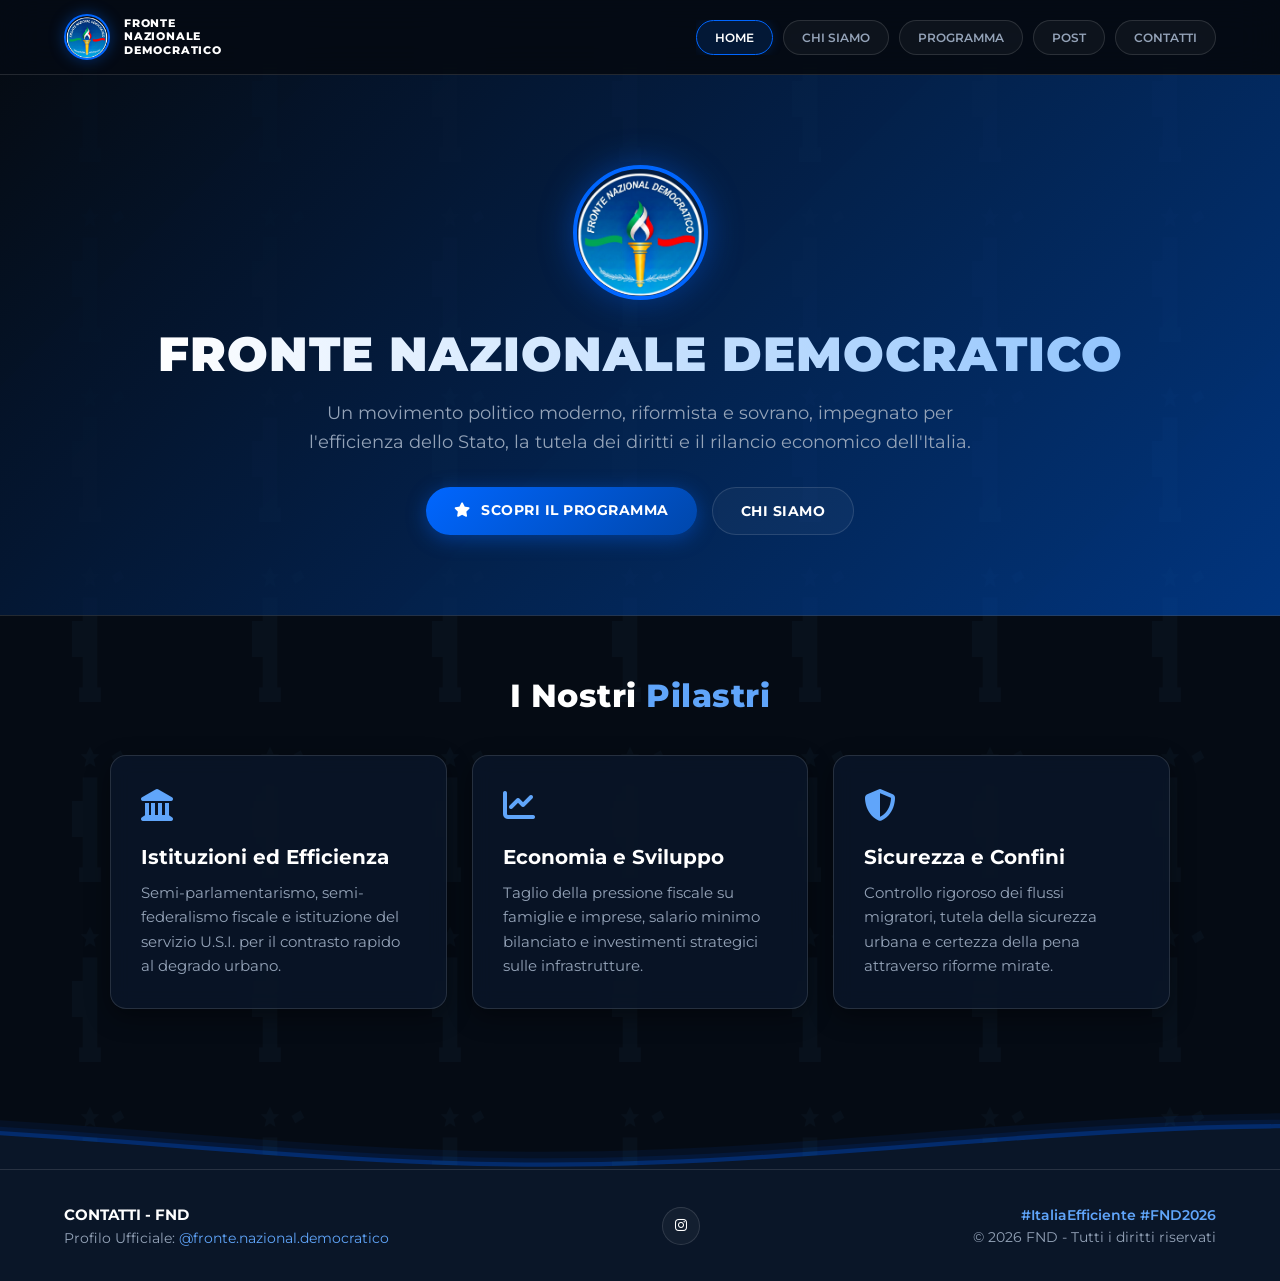
<file: index.html>
<!DOCTYPE html>
<html lang="it">
<head>
    <meta charset="UTF-8">
    <meta name="viewport" content="width=device-width, initial-scale=1.0">
    <meta name="google-site-verification" content="yAOO2Irx7bDiMrpAnqP_eqaRLbS7ZZa9YuP9sZSGMoo" />
    <meta name="description" content="Sito ufficiale del Fronte Nazionale Democratico (FND). Movimento politico moderno, riformista e sovrano per l'efficienza dello Stato e il rilancio dell'Italia.">
    <title>Fronte Nazionale Democratico (FND) - Home</title>
    <link href="https://fonts.googleapis.com/css2?family=Montserrat:wght@400;500;600;700;800;900&display=swap" rel="stylesheet">
    <link rel="stylesheet" href="https://cdnjs.cloudflare.com/ajax/libs/font-awesome/6.4.0/css/all.min.css">
    
    <!-- Dati strutturati per motori di ricerca e IA -->
    <script type="application/ld+json">
    {
      "@context": "https://schema.org",
      "@type": "PoliticalParty",
      "name": "Fronte Nazionale Democratico",
      "alternateName": "FND",
      "url": "https://frontedellanuovadestra.github.io",
      "description": "Movimento politico moderno, riformista e sovrano, impegnato per l'efficienza dello Stato, la tutela dei diritti e il rilancio economico dell'Italia.",
      "sameAs": [
        "https://instagram.com/fronte.nazional.democratico"
      ]
    }
    </script>

    <style>
        :root {
            --primary-dark: #050b14;
            --primary-card: #0a1628;
            --primary-blue: #0047ab;
            --accent-blue: #0066ff;
            --accent-glow: rgba(0, 102, 255, 0.4);
            --white: #ffffff;
            --text-muted: #94a3b8;
            --glass-bg: rgba(255, 255, 255, 0.04);
            --glass-border: rgba(255, 255, 255, 0.12);
        }

        html {
            scroll-behavior: smooth;
        }

        * {
            box-sizing: border-box;
            margin: 0;
            padding: 0;
            font-family: 'Montserrat', sans-serif;
        }

        body {
            background-color: var(--primary-dark);
            /* Pattern di sfondo con sagome della Statua della Libertà */
            background-image: url("data:image/svg+xml,%3Csvg xmlns='http://www.w3.org/2000/svg' width='180' height='180' viewBox='0 0 100 100'%3E%3Cg fill='%2360a5fa' fill-opacity='0.035'%3E%3Cpath d='M50 15l2 4h3l-3 3 1 4-3-2-3 2 1-4-3-3h3z M62 20l5-3 2 4-5 3z'/%3E%3Cpath d='M46 32h8v50h-8z M40 45h6v20h-6z M44 82h12v8H44z'/%3E%3C/g%3E%3C/svg%3E");
            background-repeat: repeat;
            color: var(--white);
            overflow-x: hidden;
            display: flex;
            flex-direction: column;
            min-height: 100vh;
        }

        /* HEADER */
        header {
            background: rgba(5, 11, 20, 0.85);
            backdrop-filter: blur(20px);
            -webkit-backdrop-filter: blur(20px);
            border-bottom: 1px solid var(--glass-border);
            display: flex;
            justify-content: space-between;
            align-items: center;
            padding: 14px 5%;
            position: sticky;
            top: 0;
            z-index: 1000;
        }

        .logo-container {
            display: flex;
            align-items: center;
            gap: 14px;
            text-decoration: none;
            flex-shrink: 0;
        }

        .logo-img {
            width: 46px;
            height: 46px;
            object-fit: cover;
            border-radius: 50%;
            border: 2px solid var(--accent-blue);
            box-shadow: 0 0 15px var(--accent-glow);
        }

        .logo-text {
            font-weight: 800;
            font-size: 11px;
            line-height: 1.2;
            color: var(--white);
            letter-spacing: 0.8px;
        }

        nav {
            display: flex;
            align-items: center;
            overflow-x: auto;
            scrollbar-width: none;
        }

        nav::-webkit-scrollbar {
            display: none;
        }

        .nav-scroll-container {
            display: flex;
            gap: 10px;
            align-items: center;
            white-space: nowrap;
        }

        nav a {
            text-decoration: none;
            color: var(--text-muted);
            font-weight: 600;
            font-size: 12px;
            padding: 9px 18px;
            border-radius: 30px;
            background: var(--glass-bg);
            border: 1px solid var(--glass-border);
            transition: all 0.3s cubic-bezier(0.4, 0, 0.2, 1);
        }

        nav a:hover, nav a.active {
            color: var(--white);
            background: rgba(0, 102, 255, 0.15);
            border-color: var(--accent-blue);
            box-shadow: 0 0 12px rgba(0, 102, 255, 0.2);
        }

        nav a.nav-btn-highlight {
            background: linear-gradient(135deg, var(--accent-blue), var(--primary-blue));
            color: var(--white);
            border-color: transparent;
            box-shadow: 0 4px 15px var(--accent-glow);
            font-weight: 700;
        }

        /* HERO SECTION */
        .hero {
            position: relative;
            background: linear-gradient(135deg, rgba(5, 11, 20, 0.85) 0%, rgba(0, 71, 171, 0.7) 100%), 
                        url('https://images.unsplash.com/photo-1486406146926-c627a92ad1ab?auto=format&fit=crop&w=1920&q=80') center/cover no-repeat;
            padding: 90px 20px 80px 20px;
            text-align: center;
            border-bottom: 1px solid var(--glass-border);
            display: flex;
            flex-direction: column;
            align-items: center;
        }

        .hero-logo {
            width: 135px;
            height: 135px;
            object-fit: cover;
            border-radius: 50%;
            border: 4px solid var(--accent-blue);
            box-shadow: 0 0 35px var(--accent-glow);
            margin-bottom: 25px;
        }

        .hero h1 {
            font-size: 3rem;
            font-weight: 900;
            text-transform: uppercase;
            margin-bottom: 15px;
            letter-spacing: 1px;
            background: linear-gradient(to right, #ffffff, #93c5fd);
            -webkit-background-clip: text;
            -webkit-text-fill-color: transparent;
        }

        .hero p {
            color: var(--text-muted);
            font-size: 1.15rem;
            max-width: 700px;
            margin: 0 auto 30px auto;
            line-height: 1.6;
        }

        .hero-btns {
            display: flex;
            justify-content: center;
            gap: 15px;
            flex-wrap: wrap;
        }

        .btn-primary {
            background: linear-gradient(135deg, var(--accent-blue), var(--primary-blue));
            color: var(--white);
            padding: 14px 28px;
            border-radius: 30px;
            font-weight: 700;
            text-decoration: none;
            box-shadow: 0 4px 20px var(--accent-glow);
            transition: all 0.3s ease;
            text-transform: uppercase;
            font-size: 0.9rem;
            letter-spacing: 0.5px;
        }

        .btn-primary:hover {
            transform: translateY(-2px);
            box-shadow: 0 6px 25px rgba(0, 102, 255, 0.5);
        }

        .btn-secondary {
            background: var(--glass-bg);
            color: var(--white);
            border: 1px solid var(--glass-border);
            padding: 14px 28px;
            border-radius: 30px;
            font-weight: 700;
            text-decoration: none;
            transition: all 0.3s ease;
            text-transform: uppercase;
            font-size: 0.9rem;
            letter-spacing: 0.5px;
        }

        .btn-secondary:hover {
            background: rgba(255, 255, 255, 0.1);
            border-color: var(--accent-blue);
            transform: translateY(-2px);
        }

        /* MAIN CONTENT CONTAINER */
        .container {
            max-width: 1100px;
            margin: 0 auto;
            padding: 60px 20px;
            width: 100%;
        }

        .section-title {
            text-align: center;
            font-size: 2rem;
            font-weight: 800;
            margin-bottom: 40px;
            color: var(--white);
            letter-spacing: 0.5px;
        }

        .section-title span {
            color: #60a5fa;
        }

        .features-grid {
            display: grid;
            grid-template-columns: repeat(auto-fit, minmax(320px, 1fr));
            gap: 25px;
        }

        .feature-card {
            background: rgba(10, 22, 40, 0.85);
            backdrop-filter: blur(10px);
            border: 1px solid var(--glass-border);
            border-radius: 16px;
            padding: 30px;
            transition: all 0.3s ease;
            box-shadow: 0 8px 25px rgba(0,0,0,0.4);
            display: flex;
            flex-direction: column;
            justify-content: space-between;
        }

        .feature-card:hover {
            transform: translateY(-5px);
            border-color: rgba(0, 102, 255, 0.5);
            box-shadow: 0 12px 30px rgba(0, 102, 255, 0.25);
        }

        .feature-icon {
            font-size: 2rem;
            color: #60a5fa;
            margin-bottom: 20px;
        }

        .feature-title {
            font-size: 1.25rem;
            font-weight: 700;
            margin-bottom: 12px;
            color: var(--white);
        }

        .feature-desc {
            color: var(--text-muted);
            font-size: 0.95rem;
            line-height: 1.6;
        }

        /* ANIMATED WAVES SECTION */
        .wave-section {
            position: relative;
            width: 100%;
            height: 60px;
            overflow: hidden;
            background: transparent;
            margin-top: 40px;
        }

        .editorial {
            display: block;
            width: 100%;
            height: 60px;
            max-height: 60px;
        }

        .parallax > use {
            animation: move-forever 25s cubic-bezier(.55,.5,.45,.5) infinite;
        }

        .parallax > use:nth-child(1) {
            animation-delay: -2s;
            animation-duration: 7s;
        }

        .parallax > use:nth-child(2) {
            animation-delay: -4s;
            animation-duration: 10s;
        }

        .parallax > use:nth-child(3) {
            animation-delay: -6s;
            animation-duration: 13s;
        }

        .parallax > use:nth-child(4) {
            animation-delay: -5s;
            animation-duration: 20s;
        }

        @keyframes move-forever {
            0% {
                transform: translate3d(-90px, 0, 0);
            }
            100% {
                transform: translate3d(85px, 0, 0);
            }
        }

        /* FOOTER */
        footer {
            background-color: var(--primary-card);
            color: var(--text-muted);
            padding: 35px 5%;
            display: flex;
            justify-content: space-between;
            align-items: center;
            flex-wrap: wrap;
            gap: 20px;
            font-size: 0.85rem;
            border-top: 1px solid var(--glass-border);
            margin-top: auto;
        }

        .footer-info {
            display: flex;
            flex-direction: column;
            gap: 6px;
        }

        .footer-info strong {
            color: var(--white);
            font-size: 0.95rem;
        }

        .social-icons {
            display: flex;
            gap: 12px;
        }

        .social-icons a {
            color: var(--white);
            background: var(--glass-bg);
            border: 1px solid var(--glass-border);
            width: 38px;
            height: 38px;
            border-radius: 50%;
            display: flex;
            align-items: center;
            justify-content: center;
            text-decoration: none;
            transition: all 0.3s ease;
        }

        .social-icons a:hover {
            background: var(--accent-blue);
            border-color: var(--accent-blue);
            transform: translateY(-3px);
            box-shadow: 0 5px 15px var(--accent-glow);
        }

        @media(max-width: 768px) {
            .hero h1 { font-size: 2.3rem; }
            footer { flex-direction: column; text-align: center; }
            .footer-info { align-items: center; text-align: center !important; }
        }
    </style>
</head>
<body>

    <header>
        <a href="index.html" class="logo-container">
            <img src="87ccbd61-4ea4-419d-b62b-a27747f2fce7_20260819_215712_0000.png" alt="FND Logo" class="logo-img">
            <div class="logo-text">
                FRONTE<br>NAZIONALE<br>DEMOCRATICO
            </div>
        </a>
        <nav>
            <div class="nav-scroll-container">
                <a href="index.html" class="active">HOME</a>
                <a href="chisiamo.html">CHI SIAMO</a>
                <a href="programma.html">PROGRAMMA</a>
                <a href="post.html">POST</a>
                <a href="contatti.html">CONTATTI</a>
            </div>
        </nav>
    </header>

    <section class="hero">
        <img src="87ccbd61-4ea4-419d-b62b-a27747f2fce7_20260819_215712_0000.png" alt="FND Logo Grande" class="hero-logo">
        <h1>Fronte Nazionale Democratico</h1>
        <p>Un movimento politico moderno, riformista e sovrano, impegnato per l'efficienza dello Stato, la tutela dei diritti e il rilancio economico dell'Italia.</p>
        <div class="hero-btns">
            <a href="programma.html" class="btn-primary"><i class="fa-solid fa-star" style="margin-right: 6px;"></i> Scopri il Programma</a>
            <a href="chisiamo.html" class="btn-secondary">Chi Siamo</a>
        </div>
    </section>

    <div class="container">
        <h2 class="section-title">I Nostri <span>Pilastri</span></h2>
        
        <div class="features-grid">
            <div class="feature-card">
                <div>
                    <div class="feature-icon"><i class="fa-solid fa-landmark"></i></div>
                    <div class="feature-title">Istituzioni ed Efficienza</div>
                    <div class="feature-desc">Semi-parlamentarismo, semi-federalismo fiscale e istituzione del servizio U.S.I. per il contrasto rapido al degrado urbano.</div>
                </div>
            </div>

            <div class="feature-card">
                <div>
                    <div class="feature-icon"><i class="fa-solid fa-chart-line"></i></div>
                    <div class="feature-title">Economia e Sviluppo</div>
                    <div class="feature-desc">Taglio della pressione fiscale su famiglie e imprese, salario minimo bilanciato e investimenti strategici sulle infrastrutture.</div>
                </div>
            </div>

            <div class="feature-card">
                <div>
                    <div class="feature-icon"><i class="fa-solid fa-shield-halved"></i></div>
                    <div class="feature-title">Sicurezza e Confini</div>
                    <div class="feature-desc">Controllo rigoroso dei flussi migratori, tutela della sicurezza urbana e certezza della pena attraverso riforme mirate.</div>
                </div>
            </div>
        </div>
    </div>

    <!-- SEZIONE ONDE ANIMATE -->
    <div class="wave-section">
        <svg class="editorial" xmlns="http://www.w3.org/2000/svg" xmlns:xlink="http://www.w3.org/1999/xlink" viewBox="0 24 150 28" preserveAspectRatio="none">
            <defs>
                <path id="gentle-wave" d="M-160 44c30 0 58-18 88-18s 58 18 88 18 58-18 88-18 58 18 88 18 v44h-352z" />
            </defs>
            <g class="parallax">
                <use xlink:href="#gentle-wave" x="48" y="0" fill="rgba(0, 102, 255, 0.07)" />
                <use xlink:href="#gentle-wave" x="48" y="3" fill="rgba(0, 71, 171, 0.15)" />
                <use xlink:href="#gentle-wave" x="48" y="5" fill="rgba(0, 102, 255, 0.25)" />
                <use xlink:href="#gentle-wave" x="48" y="7" fill="var(--primary-card)" />
            </g>
        </svg>
    </div>

    <footer>
        <div class="footer-info">
            <strong>CONTATTI - FND</strong>
            <span>Profilo Ufficiale: <a href="https://instagram.com/fronte.nazional.democratico" target="_blank" style="color: #60a5fa; text-decoration: none;">@fronte.nazional.democratico</a></span>
        </div>
        <div class="social-icons">
            <a href="https://instagram.com/fronte.nazional.democratico" target="_blank" aria-label="Instagram"><i class="fa-brands fa-instagram"></i></a>
        </div>
        <div class="footer-info" style="text-align: right;">
            <span style="color: #60a5fa; font-weight: 600;">#ItaliaEfficiente #FND2026</span>
            <span>© 2026 FND - Tutti i diritti riservati</span>
        </div>
    </footer>

</body>
</html>
</file>
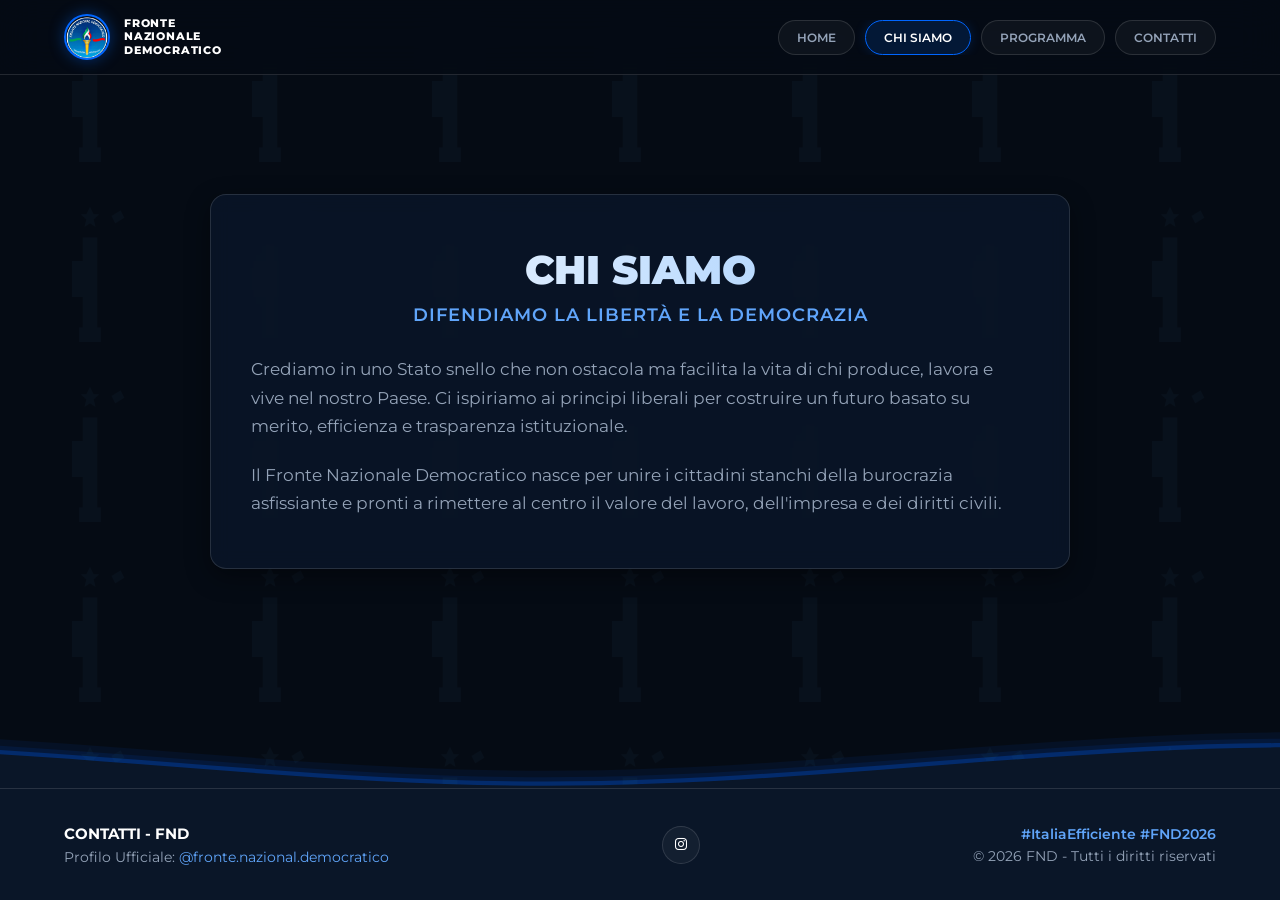
<file: chisiamo.html>
<!DOCTYPE html>
<html lang="it">
<head>
    <meta charset="UTF-8">
    <meta name="viewport" content="width=device-width, initial-scale=1.0">
    <title>Chi Siamo - Fronte Nazionale Democratico (FND)</title>
    <link href="https://fonts.googleapis.com/css2?family=Montserrat:wght@400;500;600;700;800;900&display=swap" rel="stylesheet">
    <link rel="stylesheet" href="https://cdnjs.cloudflare.com/ajax/libs/font-awesome/6.4.0/css/all.min.css">
    <style>
        :root {
            --primary-dark: #050b14;
            --primary-card: #0a1628;
            --primary-blue: #0047ab;
            --accent-blue: #0066ff;
            --accent-glow: rgba(0, 102, 255, 0.4);
            --white: #ffffff;
            --text-muted: #94a3b8;
            --glass-bg: rgba(255, 255, 255, 0.04);
            --glass-border: rgba(255, 255, 255, 0.12);
        }

        html {
            scroll-behavior: smooth;
        }

        * {
            box-sizing: border-box;
            margin: 0;
            padding: 0;
            font-family: 'Montserrat', sans-serif;
        }

        body {
            background-color: var(--primary-dark);
            /* Pattern di sfondo con sagome della Statua della Libertà */
            background-image: url("data:image/svg+xml,%3Csvg xmlns='http://www.w3.org/2000/svg' width='180' height='180' viewBox='0 0 100 100'%3E%3Cg fill='%2360a5fa' fill-opacity='0.035'%3E%3Cpath d='M50 15l2 4h3l-3 3 1 4-3-2-3 2 1-4-3-3h3z M62 20l5-3 2 4-5 3z'/%3E%3Cpath d='M46 32h8v50h-8z M40 45h6v20h-6z M44 82h12v8H44z'/%3E%3C/g%3E%3C/svg%3E");
            background-repeat: repeat;
            color: var(--white);
            overflow-x: hidden;
            display: flex;
            flex-direction: column;
            min-height: 100vh;
        }

        /* HEADER */
        header {
            background: rgba(5, 11, 20, 0.85);
            backdrop-filter: blur(20px);
            -webkit-backdrop-filter: blur(20px);
            border-bottom: 1px solid var(--glass-border);
            display: flex;
            justify-content: space-between;
            align-items: center;
            padding: 14px 5%;
            position: sticky;
            top: 0;
            z-index: 1000;
        }

        .logo-container {
            display: flex;
            align-items: center;
            gap: 14px;
            text-decoration: none;
            flex-shrink: 0;
        }

        .logo-img {
            width: 46px;
            height: 46px;
            object-fit: cover;
            border-radius: 50%;
            border: 2px solid var(--accent-blue);
            box-shadow: 0 0 15px var(--accent-glow);
        }

        .logo-text {
            font-weight: 800;
            font-size: 11px;
            line-height: 1.2;
            color: var(--white);
            letter-spacing: 0.8px;
        }

        nav {
            display: flex;
            align-items: center;
            overflow-x: auto;
            scrollbar-width: none;
        }

        nav::-webkit-scrollbar {
            display: none;
        }

        .nav-scroll-container {
            display: flex;
            gap: 10px;
            align-items: center;
            white-space: nowrap;
        }

        nav a {
            text-decoration: none;
            color: var(--text-muted);
            font-weight: 600;
            font-size: 12px;
            padding: 9px 18px;
            border-radius: 30px;
            background: var(--glass-bg);
            border: 1px solid var(--glass-border);
            transition: all 0.3s cubic-bezier(0.4, 0, 0.2, 1);
        }

        nav a:hover, nav a.active {
            color: var(--white);
            background: rgba(0, 102, 255, 0.15);
            border-color: var(--accent-blue);
            box-shadow: 0 0 12px rgba(0, 102, 255, 0.2);
        }

        /* MAIN CONTENT CONTAINER */
        .container {
            max-width: 900px;
            margin: 0 auto;
            padding: 80px 20px;
            width: 100%;
            flex: 1;
            display: flex;
            flex-direction: column;
            justify-content: center;
        }

        .detail-card {
            background: rgba(10, 22, 40, 0.85);
            backdrop-filter: blur(10px);
            border: 1px solid var(--glass-border);
            border-radius: 16px;
            padding: 50px 40px;
            box-shadow: 0 8px 25px rgba(0,0,0,0.4);
            text-align: center;
        }

        .detail-card h2 {
            font-size: 2.5rem;
            font-weight: 900;
            margin-bottom: 10px;
            background: linear-gradient(to right, #ffffff, #93c5fd);
            -webkit-background-clip: text;
            -webkit-text-fill-color: transparent;
        }

        .detail-card h3 {
            font-size: 1.1rem;
            font-weight: 600;
            color: #60a5fa;
            margin-bottom: 30px;
            text-transform: uppercase;
            letter-spacing: 1px;
        }

        .detail-card p {
            color: var(--text-muted);
            font-size: 1.05rem;
            line-height: 1.7;
            margin-bottom: 20px;
            text-align: left;
        }

        .detail-card p:last-child {
            margin-bottom: 0;
        }

        /* ANIMATED WAVES SECTION */
        .wave-section {
            position: relative;
            width: 100%;
            height: 60px;
            overflow: hidden;
            background: transparent;
            margin-top: 40px;
        }

        .editorial {
            display: block;
            width: 100%;
            height: 60px;
            max-height: 60px;
        }

        .parallax > use {
            animation: move-forever 25s cubic-bezier(.55,.5,.45,.5) infinite;
        }

        .parallax > use:nth-child(1) {
            animation-delay: -2s;
            animation-duration: 7s;
        }

        .parallax > use:nth-child(2) {
            animation-delay: -4s;
            animation-duration: 10s;
        }

        .parallax > use:nth-child(3) {
            animation-delay: -6s;
            animation-duration: 13s;
        }

        .parallax > use:nth-child(4) {
            animation-delay: -5s;
            animation-duration: 20s;
        }

        @keyframes move-forever {
            0% {
                transform: translate3d(-90px, 0, 0);
            }
            100% {
                transform: translate3d(85px, 0, 0);
            }
        }

        /* FOOTER */
        footer {
            background-color: var(--primary-card);
            color: var(--text-muted);
            padding: 35px 5%;
            display: flex;
            justify-content: space-between;
            align-items: center;
            flex-wrap: wrap;
            gap: 20px;
            font-size: 0.85rem;
            border-top: 1px solid var(--glass-border);
            margin-top: auto;
        }

        .footer-info {
            display: flex;
            flex-direction: column;
            gap: 6px;
        }

        .footer-info strong {
            color: var(--white);
            font-size: 0.95rem;
        }

        .social-icons {
            display: flex;
            gap: 12px;
        }

        .social-icons a {
            color: var(--white);
            background: var(--glass-bg);
            border: 1px solid var(--glass-border);
            width: 38px;
            height: 38px;
            border-radius: 50%;
            display: flex;
            align-items: center;
            justify-content: center;
            text-decoration: none;
            transition: all 0.3s ease;
        }

        .social-icons a:hover {
            background: var(--accent-blue);
            border-color: var(--accent-blue);
            transform: translateY(-3px);
            box-shadow: 0 5px 15px var(--accent-glow);
        }

        @media(max-width: 768px) {
            .detail-card { padding: 30px 20px; }
            .detail-card h2 { font-size: 2rem; }
            footer { flex-direction: column; text-align: center; }
            .footer-info { align-items: center; text-align: center !important; }
        }
    </style>
</head>
<body>

    <header>
        <a href="index.html" class="logo-container">
            <img src="87ccbd61-4ea4-419d-b62b-a27747f2fce7_20260819_215712_0000.png" alt="FND Logo" class="logo-img">
            <div class="logo-text">
                FRONTE<br>NAZIONALE<br>DEMOCRATICO
            </div>
        </a>
        <nav>
            <div class="nav-scroll-container">
                <a href="index.html">HOME</a>
                <a href="chisiamo.html" class="active">CHI SIAMO</a>
                <a href="programma.html">PROGRAMMA</a>
                <a href="contatti.html">CONTATTI</a>
            </div>
        </nav>
    </header>

    <div class="container">
        <div class="detail-card">
            <h2>CHI SIAMO</h2>
            <h3>DIFENDIAMO LA LIBERTÀ E LA DEMOCRAZIA</h3>
            <p>Crediamo in uno Stato snello che non ostacola ma facilita la vita di chi produce, lavora e vive nel nostro Paese. Ci ispiriamo ai principi liberali per costruire un futuro basato su merito, efficienza e trasparenza istituzionale.</p>
            <p>Il Fronte Nazionale Democratico nasce per unire i cittadini stanchi della burocrazia asfissiante e pronti a rimettere al centro il valore del lavoro, dell'impresa e dei diritti civili.</p>
        </div>
    </div>

    <!-- SEZIONE ONDE ANIMATE -->
    <div class="wave-section">
        <svg class="editorial" xmlns="http://www.w3.org/2000/svg" xmlns:xlink="http://www.w3.org/1999/xlink" viewBox="0 24 150 28" preserveAspectRatio="none">
            <defs>
                <path id="gentle-wave" d="M-160 44c30 0 58-18 88-18s 58 18 88 18 58-18 88-18 58 18 88 18 v44h-352z" />
            </defs>
            <g class="parallax">
                <use xlink:href="#gentle-wave" x="48" y="0" fill="rgba(0, 102, 255, 0.07)" />
                <use xlink:href="#gentle-wave" x="48" y="3" fill="rgba(0, 71, 171, 0.15)" />
                <use xlink:href="#gentle-wave" x="48" y="5" fill="rgba(0, 102, 255, 0.25)" />
                <use xlink:href="#gentle-wave" x="48" y="7" fill="var(--primary-card)" />
            </g>
        </svg>
    </div>

    <footer>
        <div class="footer-info">
            <strong>CONTATTI - FND</strong>
            <span>Profilo Ufficiale: <a href="https://instagram.com/fronte.nazional.democratico" target="_blank" style="color: #60a5fa; text-decoration: none;">@fronte.nazional.democratico</a></span>
        </div>
        <div class="social-icons">
            <a href="https://instagram.com/fronte.nazional.democratico" target="_blank" aria-label="Instagram"><i class="fa-brands fa-instagram"></i></a>
        </div>
        <div class="footer-info" style="text-align: right;">
            <span style="color: #60a5fa; font-weight: 600;">#ItaliaEfficiente #FND2026</span>
            <span>© 2026 FND - Tutti i diritti riservati</span>
        </div>
    </footer>

</body>
</html>
</file>
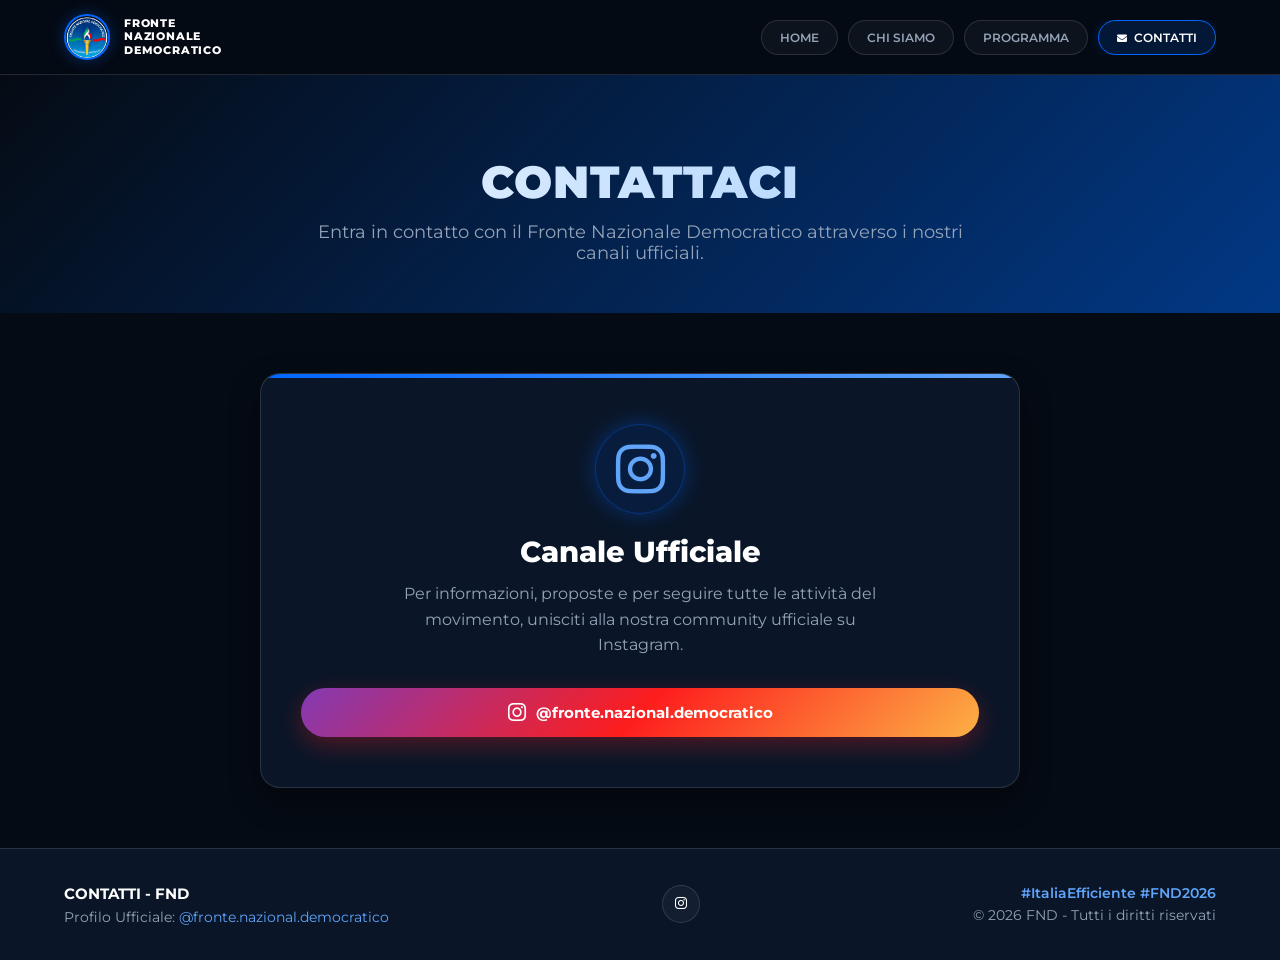
<file: contatti.html>
<!DOCTYPE html>
<html lang="it">
<head>
    <meta charset="UTF-8">
    <meta name="viewport" content="width=device-width, initial-scale=1.0">
    <title>Contatti - Fronte Nazionale Democratico (FND)</title>
    <link href="https://fonts.googleapis.com/css2?family=Montserrat:wght@400;500;600;700;800;900&display=swap" rel="stylesheet">
    <link rel="stylesheet" href="https://cdnjs.cloudflare.com/ajax/libs/font-awesome/6.4.0/css/all.min.css">
    <style>
        :root {
            --primary-dark: #050b14;
            --primary-card: #0a1628;
            --primary-blue: #0047ab;
            --accent-blue: #0066ff;
            --accent-glow: rgba(0, 102, 255, 0.35);
            --white: #ffffff;
            --text-muted: #94a3b8;
            --glass-bg: rgba(255, 255, 255, 0.04);
            --glass-border: rgba(255, 255, 255, 0.12);
        }

        * {
            box-sizing: border-box;
            margin: 0;
            padding: 0;
            font-family: 'Montserrat', sans-serif;
        }

        body {
            background-color: var(--primary-dark);
            color: var(--white);
            overflow-x: hidden;
            display: flex;
            flex-direction: column;
            min-height: 100vh;
        }

        /* HEADER */
        header {
            background: rgba(5, 11, 20, 0.85);
            backdrop-filter: blur(20px);
            -webkit-backdrop-filter: blur(20px);
            border-bottom: 1px solid var(--glass-border);
            display: flex;
            justify-content: space-between;
            align-items: center;
            padding: 14px 5%;
            position: sticky;
            top: 0;
            z-index: 1000;
        }

        .logo-container {
            display: flex;
            align-items: center;
            gap: 14px;
            text-decoration: none;
            flex-shrink: 0;
        }

        .logo-img {
            width: 46px;
            height: 46px;
            object-fit: cover;
            border-radius: 50%;
            border: 2px solid var(--accent-blue);
            box-shadow: 0 0 15px var(--accent-glow);
        }

        .logo-text {
            font-weight: 800;
            font-size: 11px;
            line-height: 1.2;
            color: var(--white);
            letter-spacing: 0.8px;
        }

        nav {
            display: flex;
            align-items: center;
            overflow-x: auto;
            scrollbar-width: none;
        }

        nav::-webkit-scrollbar {
            display: none;
        }

        .nav-scroll-container {
            display: flex;
            gap: 10px;
            align-items: center;
            white-space: nowrap;
        }

        nav a {
            text-decoration: none;
            color: var(--text-muted);
            font-weight: 600;
            font-size: 12px;
            padding: 9px 18px;
            border-radius: 30px;
            background: var(--glass-bg);
            border: 1px solid var(--glass-border);
            transition: all 0.3s cubic-bezier(0.4, 0, 0.2, 1);
        }

        nav a:hover, nav a.active {
            color: var(--white);
            background: rgba(0, 102, 255, 0.15);
            border-color: var(--accent-blue);
            box-shadow: 0 0 12px rgba(0, 102, 255, 0.2);
        }

        nav a.nav-btn-highlight {
            background: linear-gradient(135deg, var(--accent-blue), var(--primary-blue));
            color: var(--white);
            border-color: transparent;
            box-shadow: 0 4px 15px var(--accent-glow);
            font-weight: 700;
        }

        /* HERO */
        .page-hero {
            position: relative;
            background: linear-gradient(135deg, rgba(5, 11, 20, 0.9) 0%, rgba(0, 71, 171, 0.75) 100%), 
                        url('https://images.unsplash.com/photo-1486406146926-c627a92ad1ab?auto=format&fit=crop&w=1920&q=80') center/cover no-repeat;
            padding: 80px 20px 50px 20px;
            text-align: center;
        }

        .page-hero h1 {
            font-size: 2.8rem;
            font-weight: 900;
            text-transform: uppercase;
            margin-bottom: 12px;
            letter-spacing: 1px;
            background: linear-gradient(to right, #ffffff, #93c5fd);
            -webkit-background-clip: text;
            -webkit-text-fill-color: transparent;
        }

        .page-hero p {
            color: var(--text-muted);
            font-size: 1.1rem;
            max-width: 650px;
            margin: 0 auto;
        }

        /* CONTACT SECTION */
        .contact-container {
            max-width: 800px;
            margin: 60px auto;
            padding: 0 20px;
            width: 100%;
            display: flex;
            justify-content: center;
        }

        .contact-card {
            background: var(--primary-card);
            border: 1px solid var(--glass-border);
            border-radius: 20px;
            padding: 50px 40px;
            text-align: center;
            width: 100%;
            box-shadow: 0 12px 30px rgba(0, 0, 0, 0.4);
            position: relative;
            overflow: hidden;
        }

        .contact-card::before {
            content: '';
            position: absolute;
            top: 0;
            left: 0;
            width: 100%;
            height: 4px;
            background: linear-gradient(90deg, var(--accent-blue), #60a5fa);
        }

        .contact-icon {
            font-size: 3.5rem;
            color: #60a5fa;
            margin-bottom: 20px;
            background: rgba(0, 102, 255, 0.1);
            width: 90px;
            height: 90px;
            line-height: 90px;
            border-radius: 50%;
            margin-left: auto;
            margin-right: auto;
            border: 1px solid rgba(0, 102, 255, 0.3);
            box-shadow: 0 0 20px var(--accent-glow);
        }

        .contact-card h2 {
            font-size: 1.8rem;
            font-weight: 800;
            margin-bottom: 12px;
            color: var(--white);
        }

        .contact-card p {
            color: var(--text-muted);
            font-size: 1rem;
            margin-bottom: 30px;
            line-height: 1.6;
            max-width: 500px;
            margin-left: auto;
            margin-right: auto;
        }

        .instagram-btn {
            display: inline-flex;
            align-items: center;
            justify-content: center;
            gap: 10px;
            background: linear-gradient(135deg, #833ab4, #fd1d1d, #fcb045);
            color: var(--white);
            text-decoration: none;
            font-weight: 700;
            font-size: 0.95rem;
            padding: 14px 20px;
            border-radius: 40px;
            transition: all 0.3s ease;
            box-shadow: 0 8px 25px rgba(253, 29, 29, 0.3);
            width: 100%;
            max-width: 100%;
            box-sizing: border-box;
        }

        .instagram-btn:hover {
            transform: translateY(-3px);
            box-shadow: 0 12px 30px rgba(253, 29, 29, 0.5);
        }

        /* FOOTER */
        footer {
            background-color: var(--primary-card);
            color: var(--text-muted);
            padding: 35px 5%;
            display: flex;
            justify-content: space-between;
            align-items: center;
            flex-wrap: wrap;
            gap: 20px;
            font-size: 0.85rem;
            border-top: 1px solid var(--glass-border);
            margin-top: auto;
        }

        .footer-info {
            display: flex;
            flex-direction: column;
            gap: 6px;
        }

        .footer-info strong {
            color: var(--white);
            font-size: 0.95rem;
        }

        .social-icons {
            display: flex;
            gap: 12px;
        }

        .social-icons a {
            color: var(--white);
            background: var(--glass-bg);
            border: 1px solid var(--glass-border);
            width: 38px;
            height: 38px;
            border-radius: 50%;
            display: flex;
            align-items: center;
            justify-content: center;
            text-decoration: none;
            transition: all 0.3s ease;
        }

        .social-icons a:hover {
            background: var(--accent-blue);
            border-color: var(--accent-blue);
            transform: translateY(-3px);
            box-shadow: 0 5px 15px var(--accent-glow);
        }

        @media(max-width: 768px) {
            .page-hero h1 { font-size: 2.2rem; }
            .contact-card { padding: 30px 20px; }
            footer { flex-direction: column; text-align: center; }
            .footer-info { align-items: center; text-align: center !important; }
        }
    </style>
</head>
<body>

    <header>
        <a href="index.html" class="logo-container">
            <img src="87ccbd61-4ea4-419d-b62b-a27747f2fce7_20260819_215712_0000.png" alt="FND Logo" class="logo-img">
            <div class="logo-text">
                FRONTE<br>NAZIONALE<br>DEMOCRATICO
            </div>
        </a>
        <nav>
            <div class="nav-scroll-container">
                <a href="index.html">HOME</a>
                <a href="chisiamo.html">CHI SIAMO</a>
                <a href="programma.html">PROGRAMMA</a>
                <a href="contatti.html" class="active"><i class="fa-solid fa-envelope" style="font-size: 10px; margin-right: 4px;"></i> CONTATTI</a>
            </div>
        </nav>
    </header>

    <section class="page-hero">
        <h1>Contattaci</h1>
        <p>Entra in contatto con il Fronte Nazionale Democratico attraverso i nostri canali ufficiali.</p>
    </section>

    <div class="contact-container">
        <div class="contact-card">
            <div class="contact-icon">
                <i class="fa-brands fa-instagram"></i>
            </div>
            <h2>Canale Ufficiale</h2>
            <p>Per informazioni, proposte e per seguire tutte le attività del movimento, unisciti alla nostra community ufficiale su Instagram.</p>
            <a href="https://instagram.com/fronte.nazional.democratico" target="_blank" class="instagram-btn">
                <i class="fa-brands fa-instagram" style="font-size: 1.3rem;"></i> @fronte.nazional.democratico
            </a>
        </div>
    </div>

    <footer>
        <div class="footer-info">
            <strong>CONTATTI - FND</strong>
            <span>Profilo Ufficiale: <a href="https://instagram.com/fronte.nazional.democratico" target="_blank" style="color: #60a5fa; text-decoration: none;">@fronte.nazional.democratico</a></span>
        </div>
        <div class="social-icons">
            <a href="https://instagram.com/fronte.nazional.democratico" target="_blank" aria-label="Instagram"><i class="fa-brands fa-instagram"></i></a>
        </div>
        <div class="footer-info" style="text-align: right;">
            <span style="color: #60a5fa; font-weight: 600;">#ItaliaEfficiente #FND2026</span>
            <span>© 2026 FND - Tutti i diritti riservati</span>
        </div>
    </footer>

</body>
</html>
</file>
